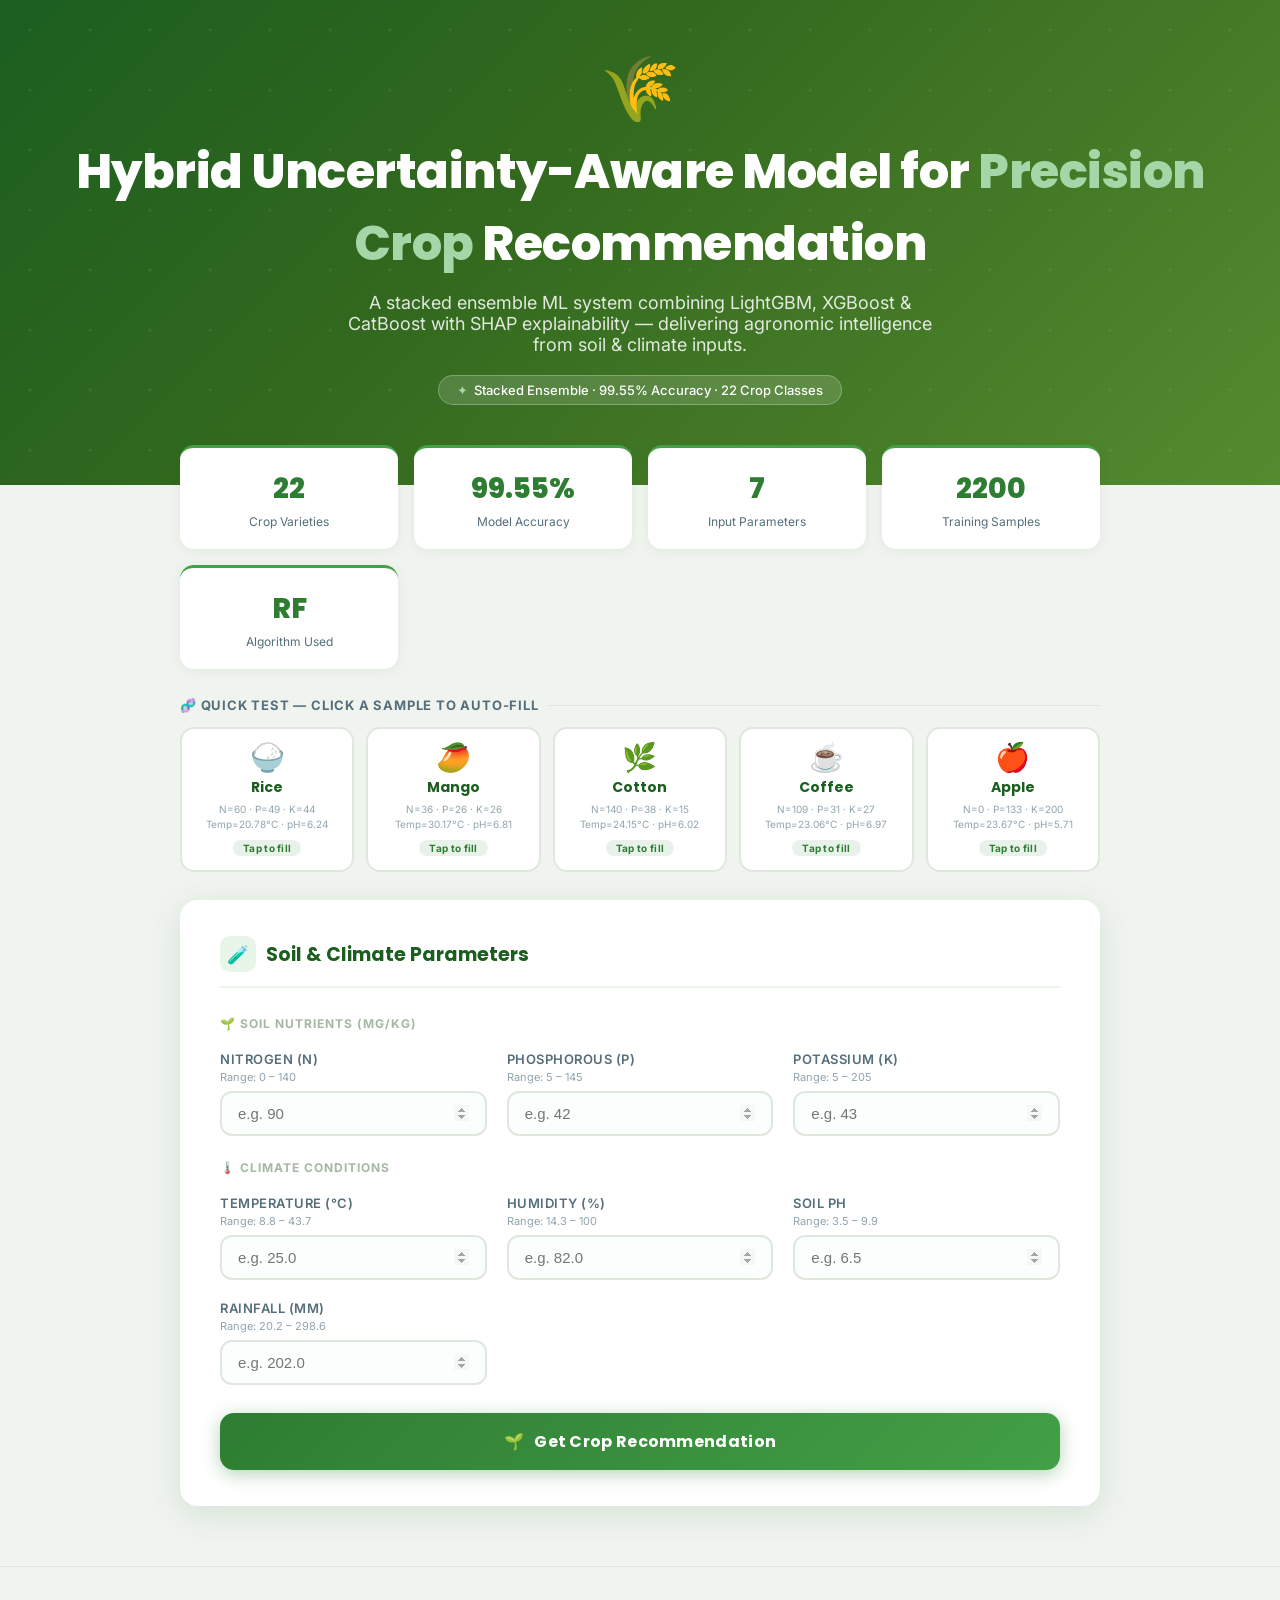
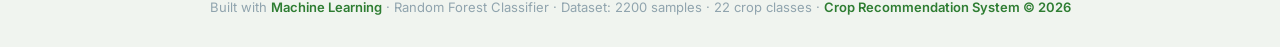
<file: app/templates/index.html>
<!DOCTYPE html>
<html lang="en">
<head>
  <meta charset="UTF-8" />
  <meta name="viewport" content="width=device-width, initial-scale=1.0" />
  <title>Hybrid Uncertainty-Aware Precision Crop Recommendation System</title>
  <link rel="preconnect" href="https://fonts.googleapis.com" />
  <link href="https://fonts.googleapis.com/css2?family=Inter:wght@300;400;500;600;700&family=Poppins:wght@600;700;800&display=swap" rel="stylesheet" />
  <style>
    /* ─── Reset & Base ─────────────────────────────────────────── */
    *, *::before, *::after { box-sizing: border-box; margin: 0; padding: 0; }

    :root {
      --green-dark:   #1b5e20;
      --green-mid:    #2e7d32;
      --green-light:  #43a047;
      --green-pale:   #e8f5e9;
      --green-accent: #00c853;
      --brown:        #5d4037;
      --amber:        #ff8f00;
      --text:         #1a1a2e;
      --text-muted:   #546e7a;
      --bg:           #f0f4ef;
      --card:         #ffffff;
      --shadow:       0 8px 32px rgba(27,94,32,.12);
      --radius:       18px;
    }

    html { scroll-behavior: smooth; }

    body {
      font-family: "Inter", sans-serif;
      background: var(--bg);
      color: var(--text);
      min-height: 100vh;
    }

    /* ─── Hero Header ───────────────────────────────────────────── */
    .hero {
      background: linear-gradient(135deg, var(--green-dark) 0%, #33691e 40%, #558b2f 100%);
      color: #fff;
      padding: 56px 24px 80px;
      text-align: center;
      position: relative;
      overflow: hidden;
    }
    .hero::before {
      content: "";
      position: absolute; inset: 0;
      background: url("data:image/svg+xml,%3Csvg xmlns='http://www.w3.org/2000/svg' width='60' height='60'%3E%3Ccircle cx='30' cy='30' r='1.5' fill='rgba(255,255,255,.08)'/%3E%3C/svg%3E") repeat;
    }
    .hero-emoji { font-size: 64px; line-height:1; margin-bottom: 16px; }
    .hero h1 {
      font-family: "Poppins", sans-serif;
      font-size: clamp(28px, 5vw, 48px);
      font-weight: 800;
      letter-spacing: -0.5px;
      position: relative;
    }
    .hero h1 span { color: #a5d6a7; }
    .hero p {
      margin-top: 12px;
      font-size: clamp(14px, 2vw, 18px);
      opacity: .85;
      max-width: 600px;
      margin-inline: auto;
      position: relative;
    }
    .badge {
      display: inline-flex; align-items: center; gap: 6px;
      margin-top: 20px;
      background: rgba(255,255,255,.15);
      backdrop-filter: blur(6px);
      border: 1px solid rgba(255,255,255,.25);
      border-radius: 50px;
      padding: 6px 18px;
      font-size: 13px; font-weight: 500;
      position: relative;
    }
    .badge::before { content: "✦"; color: #a5d6a7; }

    /* ─── Main Layout ───────────────────────────────────────────── */
    .container {
      max-width: 960px;
      margin: -40px auto 60px;
      padding: 0 20px;
    }

    /* ─── Cards ─────────────────────────────────────────────────── */
    .card {
      background: var(--card);
      border-radius: var(--radius);
      box-shadow: var(--shadow);
      padding: 36px 40px;
      margin-bottom: 28px;
    }

    .card-title {
      font-family: "Poppins", sans-serif;
      font-size: 19px; font-weight: 700;
      color: var(--green-dark);
      margin-bottom: 24px;
      display: flex; align-items: center; gap: 10px;
      padding-bottom: 14px;
      border-bottom: 2px solid var(--green-pale);
    }
    .card-title .icon {
      width: 36px; height: 36px;
      background: var(--green-pale);
      border-radius: 10px;
      display: grid; place-items: center;
      font-size: 18px;
    }

    /* ─── Form Grid ─────────────────────────────────────────────── */
    .form-grid {
      display: grid;
      grid-template-columns: repeat(auto-fill, minmax(240px, 1fr));
      gap: 20px;
    }

    .form-group { display: flex; flex-direction: column; gap: 7px; }
    .form-group label {
      font-size: 13px; font-weight: 600;
      color: var(--text-muted);
      text-transform: uppercase; letter-spacing: .5px;
    }
    .form-group .hint { font-size: 11px; color: #90a4ae; margin-top: -4px; }
    .form-group input {
      border: 2px solid #e0e7df;
      border-radius: 12px;
      padding: 12px 16px;
      font-size: 15px;
      color: var(--text);
      transition: border .25s, box-shadow .25s;
      outline: none;
      background: #fafffe;
    }
    .form-group input:focus {
      border-color: var(--green-light);
      box-shadow: 0 0 0 4px rgba(67,160,71,.12);
    }
    .form-group input::-webkit-inner-spin-button { opacity: .5; }

    /* ─── Nutrient Section divider ───────────────────────────────── */
    .section-label {
      grid-column: 1 / -1;
      font-size: 12px; font-weight: 700;
      text-transform: uppercase; letter-spacing: 1px;
      color: #a5b8a3;
      padding-top: 4px;
    }

    /* ─── Submit Button ─────────────────────────────────────────── */
    .btn-submit {
      margin-top: 28px;
      width: 100%;
      padding: 16px;
      background: linear-gradient(135deg, var(--green-mid), var(--green-light));
      color: #fff;
      border: none;
      border-radius: 14px;
      font-family: "Poppins", sans-serif;
      font-size: 16px; font-weight: 700;
      cursor: pointer;
      letter-spacing: .3px;
      transition: transform .15s, box-shadow .2s, opacity .2s;
      box-shadow: 0 4px 18px rgba(46,125,50,.35);
      display: flex; align-items: center; justify-content: center; gap: 10px;
    }
    .btn-submit:hover {
      transform: translateY(-2px);
      box-shadow: 0 8px 28px rgba(46,125,50,.45);
    }
    .btn-submit:active { transform: translateY(0); }
    .btn-submit:disabled { opacity: .65; cursor: not-allowed; transform: none; }

    /* Spinner inside button */
    .spinner {
      width: 18px; height: 18px;
      border: 3px solid rgba(255,255,255,.35);
      border-top-color: #fff;
      border-radius: 50%;
      animation: spin .7s linear infinite;
      display: none;
    }
    @keyframes spin { to { transform: rotate(360deg); } }

    /* ─── Result Card ───────────────────────────────────────────── */
    #result-section { display: none; }

    .result-header {
      display: flex; align-items: center; gap: 20px;
      padding: 28px;
      border-radius: 14px;
      margin-bottom: 24px;
      color: #fff;
      position: relative; overflow: hidden;
    }
    .result-header::before {
      content: "";
      position: absolute; inset: 0;
      background: rgba(0,0,0,.12);
    }
    .result-emoji-wrap {
      font-size: 64px; line-height:1;
      background: rgba(255,255,255,.18);
      border-radius: 16px;
      padding: 12px 16px;
      flex-shrink: 0;
      position: relative;
    }
    .result-text { position: relative; }
    .result-text .label {
      font-size: 12px; font-weight: 600;
      text-transform: uppercase; letter-spacing: 1.5px;
      opacity: .8; margin-bottom: 4px;
    }
    .result-text .crop-name {
      font-family: "Poppins", sans-serif;
      font-size: clamp(26px, 4vw, 38px);
      font-weight: 800;
      text-transform: capitalize;
      line-height: 1.1;
    }
    .result-desc {
      margin-top: 8px;
      font-size: 14px; opacity: .9;
      max-width: 480px; line-height: 1.6;
    }

    /* ─── Probability Bars ──────────────────────────────────────── */
    .prob-section h3 {
      font-size: 14px; font-weight: 700;
      color: var(--text-muted);
      text-transform: uppercase; letter-spacing: .8px;
      margin-bottom: 18px;
    }

    .prob-item { margin-bottom: 14px; }
    .prob-row {
      display: flex; align-items: center; justify-content: space-between;
      margin-bottom: 5px;
    }
    .prob-crop {
      font-size: 14px; font-weight: 600;
      text-transform: capitalize;
      color: var(--text);
    }
    .prob-val {
      font-size: 13px; font-weight: 700;
      color: var(--green-mid);
    }
    .prob-bar-bg {
      width: 100%; height: 10px;
      background: #e8f5e9;
      border-radius: 99px; overflow: hidden;
    }
    .prob-bar-fill {
      height: 100%;
      border-radius: 99px;
      background: linear-gradient(90deg, var(--green-mid), var(--green-accent));
      width: 0%;
      transition: width .9s cubic-bezier(.25,.46,.45,.94);
    }
    .prob-item.first .prob-bar-fill {
      background: linear-gradient(90deg, #1b5e20, #00c853);
    }

    /* ─── Error toast ───────────────────────────────────────────── */
    .error-msg {
      background: #ffebee; border: 1.5px solid #ef9a9a;
      border-radius: 12px; padding: 14px 18px;
      color: #c62828; font-size: 14px; font-weight: 500;
      display: none; margin-top: 16px;
    }

    /* ─── Info Cards Strip ──────────────────────────────────────── */
    .info-strip {
      display: grid;
      grid-template-columns: repeat(auto-fill, minmax(180px, 1fr));
      gap: 16px;
      margin-bottom: 28px;
    }
    .info-box {
      background: var(--card);
      border-radius: 14px;
      padding: 20px;
      text-align: center;
      box-shadow: 0 2px 12px rgba(27,94,32,.07);
      border-top: 3px solid var(--green-light);
    }
    .info-box .num {
      font-family: "Poppins", sans-serif;
      font-size: 28px; font-weight: 800;
      color: var(--green-mid);
    }
    .info-box .lbl { font-size: 12px; color: var(--text-muted); margin-top: 4px; }

    /* ─── Footer ────────────────────────────────────────────────── */
    footer {
      text-align: center;
      padding: 32px 20px;
      font-size: 13px;
      color: #90a4ae;
      border-top: 1px solid #e0e7df;
    }
    footer span { color: var(--green-mid); font-weight: 600; }

    /* ─── Sample Cards ──────────────────────────────────────────── */
    .samples-section { margin-bottom: 28px; }
    .samples-title {
      font-size: 13px; font-weight: 700;
      text-transform: uppercase; letter-spacing: .8px;
      color: var(--text-muted);
      margin-bottom: 14px;
      display: flex; align-items: center; gap: 8px;
    }
    .samples-title::after {
      content: ""; flex: 1; height: 1px; background: #e0e7df;
    }
    .samples-grid {
      display: grid;
      grid-template-columns: repeat(auto-fill, minmax(160px, 1fr));
      gap: 12px;
    }
    .sample-card {
      background: var(--card);
      border: 2px solid #e0e7df;
      border-radius: 14px;
      padding: 14px 16px;
      cursor: pointer;
      transition: border-color .2s, transform .15s, box-shadow .2s;
      text-align: center;
      user-select: none;
    }
    .sample-card:hover {
      border-color: var(--green-light);
      transform: translateY(-3px);
      box-shadow: 0 6px 20px rgba(46,125,50,.15);
    }
    .sample-card:active { transform: translateY(-1px); }
    .sample-card.active {
      border-color: var(--green-mid);
      background: var(--green-pale);
    }
    .sample-card .s-emoji { font-size: 28px; line-height: 1; margin-bottom: 6px; }
    .sample-card .s-name {
      font-family: "Poppins", sans-serif;
      font-size: 14px; font-weight: 700;
      color: var(--green-dark);
      text-transform: capitalize;
      margin-bottom: 4px;
    }
    .sample-card .s-hint {
      font-size: 10px; color: #90a4ae;
      line-height: 1.5;
    }
    .sample-card .s-tap {
      display: inline-block;
      margin-top: 8px;
      font-size: 10px; font-weight: 700;
      color: var(--green-mid);
      background: rgba(46,125,50,.1);
      border-radius: 50px;
      padding: 2px 10px;
      letter-spacing: .3px;
    }

    /* ─── Animate in ────────────────────────────────────────────── */
    @keyframes fadeUp {
      from { opacity: 0; transform: translateY(24px); }
      to   { opacity: 1; transform: translateY(0); }
    }
    .fade-up { animation: fadeUp .5s ease both; }

    /* ─── Responsive ────────────────────────────────────────────── */
    @media (max-width: 600px) {
      .card { padding: 24px 20px; }
      .result-header { flex-direction: column; text-align: center; }
      .result-desc { max-width: 100%; }
    }
  </style>
</head>
<body>

<!-- ─── Hero ──────────────────────────────────────────────────────────────── -->
<div class="hero">
  <div class="hero-emoji">🌾</div>
  <h1>Hybrid Uncertainty-Aware Model for <span>Precision Crop</span> Recommendation</h1>
  <p>A stacked ensemble ML system combining LightGBM, XGBoost &amp; CatBoost with SHAP explainability — delivering agronomic intelligence from soil &amp; climate inputs.</p>
  <div class="badge">Stacked Ensemble · 99.55% Accuracy · 22 Crop Classes</div>
</div>

<!-- ─── Main Content ──────────────────────────────────────────────────────── -->
<div class="container">

  <!-- Stats strip -->
  <div class="info-strip fade-up">
    <div class="info-box">
      <div class="num">22</div>
      <div class="lbl">Crop Varieties</div>
    </div>
    <div class="info-box">
      <div class="num">99.55%</div>
      <div class="lbl">Model Accuracy</div>
    </div>
    <div class="info-box">
      <div class="num">7</div>
      <div class="lbl">Input Parameters</div>
    </div>
    <div class="info-box">
      <div class="num">2200</div>
      <div class="lbl">Training Samples</div>
    </div>
    <div class="info-box">
      <div class="num">RF</div>
      <div class="lbl">Algorithm Used</div>
    </div>
  </div>

  <!-- Sample Cards -->
  <div class="samples-section fade-up" style="animation-delay:.08s">
    <div class="samples-title">🧬 Quick Test — Click a sample to auto-fill</div>
    <div class="samples-grid">

      <div class="sample-card" onclick="fillSample('rice')" id="scard-rice">
        <div class="s-emoji">🍚</div>
        <div class="s-name">Rice</div>
        <div class="s-hint">N=60 · P=49 · K=44<br/>Temp=20.78°C · pH=6.24</div>
        <span class="s-tap">Tap to fill</span>
      </div>

      <div class="sample-card" onclick="fillSample('mango')" id="scard-mango">
        <div class="s-emoji">🥭</div>
        <div class="s-name">Mango</div>
        <div class="s-hint">N=36 · P=26 · K=26<br/>Temp=30.17°C · pH=6.81</div>
        <span class="s-tap">Tap to fill</span>
      </div>

      <div class="sample-card" onclick="fillSample('cotton')" id="scard-cotton">
        <div class="s-emoji">🌿</div>
        <div class="s-name">Cotton</div>
        <div class="s-hint">N=140 · P=38 · K=15<br/>Temp=24.15°C · pH=6.02</div>
        <span class="s-tap">Tap to fill</span>
      </div>

      <div class="sample-card" onclick="fillSample('coffee')" id="scard-coffee">
        <div class="s-emoji">☕</div>
        <div class="s-name">Coffee</div>
        <div class="s-hint">N=109 · P=31 · K=27<br/>Temp=23.06°C · pH=6.97</div>
        <span class="s-tap">Tap to fill</span>
      </div>

      <div class="sample-card" onclick="fillSample('apple')" id="scard-apple">
        <div class="s-emoji">🍎</div>
        <div class="s-name">Apple</div>
        <div class="s-hint">N=0 · P=133 · K=200<br/>Temp=23.67°C · pH=5.71</div>
        <span class="s-tap">Tap to fill</span>
      </div>

    </div>
  </div>

  <!-- Input form -->
  <div class="card fade-up" style="animation-delay:.1s">
    <div class="card-title">
      <div class="icon">🧪</div>
      Soil &amp; Climate Parameters
    </div>

    <form id="cropForm" onsubmit="return false;">
      <div class="form-grid">

        <div class="section-label">🌱 Soil Nutrients (mg/kg)</div>

        <div class="form-group">
          <label>Nitrogen (N)</label>
          <span class="hint">Range: 0 – 140</span>
          <input type="number" id="N" placeholder="e.g. 90" min="0" max="140" step="0.1" required />
        </div>
        <div class="form-group">
          <label>Phosphorous (P)</label>
          <span class="hint">Range: 5 – 145</span>
          <input type="number" id="P" placeholder="e.g. 42" min="5" max="145" step="0.1" required />
        </div>
        <div class="form-group">
          <label>Potassium (K)</label>
          <span class="hint">Range: 5 – 205</span>
          <input type="number" id="K" placeholder="e.g. 43" min="5" max="205" step="0.1" required />
        </div>

        <div class="section-label">🌡️ Climate Conditions</div>

        <div class="form-group">
          <label>Temperature (°C)</label>
          <span class="hint">Range: 8.8 – 43.7</span>
          <input type="number" id="temperature" placeholder="e.g. 25.0" min="8.8" max="43.7" step="0.01" required />
        </div>
        <div class="form-group">
          <label>Humidity (%)</label>
          <span class="hint">Range: 14.3 – 100</span>
          <input type="number" id="humidity" placeholder="e.g. 82.0" min="14.3" max="100" step="0.01" required />
        </div>
        <div class="form-group">
          <label>Soil pH</label>
          <span class="hint">Range: 3.5 – 9.9</span>
          <input type="number" id="ph" placeholder="e.g. 6.5" min="3.5" max="9.9" step="0.01" required />
        </div>
        <div class="form-group">
          <label>Rainfall (mm)</label>
          <span class="hint">Range: 20.2 – 298.6</span>
          <input type="number" id="rainfall" placeholder="e.g. 202.0" min="20.2" max="298.6" step="0.1" required />
        </div>
      </div>

      <button class="btn-submit" type="button" id="submitBtn" onclick="predictCrop()">
        <span id="btnIcon">🌱</span>
        <span id="btnText">Get Crop Recommendation</span>
        <div class="spinner" id="spinner"></div>
      </button>

      <div class="error-msg" id="errorMsg"></div>
    </form>
  </div>

  <!-- Result card -->
  <div class="card fade-up" id="result-section" style="animation-delay:.2s">
    <div class="card-title">
      <div class="icon">✅</div>
      Recommendation Result
    </div>

    <!-- Crop header banner -->
    <div class="result-header" id="resultHeader">
      <div class="result-emoji-wrap" id="resultEmoji"></div>
      <div class="result-text">
        <div class="label">Recommended Crop</div>
        <div class="crop-name" id="resultCrop"></div>
        <div class="result-desc" id="resultDesc"></div>
      </div>
    </div>

    <!-- Top-5 probability bars -->
    <div class="prob-section">
      <h3>Top 5 Predicted Crops</h3>
      <div id="probBars"></div>
    </div>
  </div>

</div><!-- /container -->

<!-- ─── Footer ──────────────────────────────────────────────────────────────── -->
<footer>
  Built with <span>Machine Learning</span> · Random Forest Classifier ·
  Dataset: 2200 samples · 22 crop classes ·
  <span>Crop Recommendation System © 2026</span>
</footer>

<!-- ─── JavaScript ───────────────────────────────────────────────────────────── -->
<script>
  // ─── Sample data (real test-set rows) ────────────────────────────────────
  const SAMPLES = {
    rice:   { N: 60,   P: 49,  K: 44,  temperature: 20.78, humidity: 84.50, ph: 6.24, rainfall: 240.08 },
    mango:  { N: 36,   P: 26,  K: 26,  temperature: 30.17, humidity: 51.08, ph: 6.81, rainfall: 95.23  },
    cotton: { N: 140,  P: 38,  K: 15,  temperature: 24.15, humidity: 75.88, ph: 6.02, rainfall: 69.92  },
    coffee: { N: 109,  P: 31,  K: 27,  temperature: 23.06, humidity: 50.41, ph: 6.97, rainfall: 164.50 },
    apple:  { N: 0,    P: 133, K: 200, temperature: 23.67, humidity: 90.49, ph: 5.71, rainfall: 104.23 },
  };

  function fillSample(crop) {
    const s = SAMPLES[crop];
    if (!s) return;

    // Fill all inputs
    document.getElementById("N").value           = s.N;
    document.getElementById("P").value           = s.P;
    document.getElementById("K").value           = s.K;
    document.getElementById("temperature").value = s.temperature;
    document.getElementById("humidity").value    = s.humidity;
    document.getElementById("ph").value          = s.ph;
    document.getElementById("rainfall").value    = s.rainfall;

    // Highlight active card
    document.querySelectorAll(".sample-card").forEach(c => c.classList.remove("active"));
    document.getElementById("scard-" + crop).classList.add("active");

    // Clear previous result & error
    document.getElementById("errorMsg").style.display = "none";
    document.getElementById("result-section").style.display = "none";

    // Scroll to form smoothly
    document.getElementById("cropForm").scrollIntoView({ behavior: "smooth", block: "center" });
  }

  async function predictCrop() {
    const btn     = document.getElementById("submitBtn");
    const spinner = document.getElementById("spinner");
    const btnIcon = document.getElementById("btnIcon");
    const btnText = document.getElementById("btnText");
    const errMsg  = document.getElementById("errorMsg");

    // Hide previous error/result
    errMsg.style.display = "none";

    // Collect & validate inputs
    const fields = ["N","P","K","temperature","humidity","ph","rainfall"];
    const data   = {};
    for (const f of fields) {
      const el  = document.getElementById(f);
      const val = parseFloat(el.value);
      if (isNaN(val)) {
        showError(`Please enter a valid number for "${el.previousElementSibling.textContent}".`);
        el.focus(); return;
      }
      data[f] = val;
    }

    // Loading state
    btn.disabled        = true;
    spinner.style.display = "block";
    btnIcon.style.display = "none";
    btnText.textContent   = "Analyzing…";

    try {
      const resp = await fetch("/predict", {
        method:  "POST",
        headers: { "Content-Type": "application/json" },
        body:    JSON.stringify(data),
      });
      const result = await resp.json();

      if (!result.success) {
        showError(result.error || "Prediction failed. Please check your inputs.");
        return;
      }

      renderResult(result);
    } catch (err) {
      showError("Network error: could not reach the server.");
    } finally {
      btn.disabled          = false;
      spinner.style.display = "none";
      btnIcon.style.display = "inline";
      btnText.textContent   = "Get Crop Recommendation";
    }
  }

  function renderResult(r) {
    // Show section
    const section = document.getElementById("result-section");
    section.style.display = "block";

    // Header banner
    const header = document.getElementById("resultHeader");
    header.style.background = `linear-gradient(135deg, ${r.color}dd, ${r.color}99)`;

    document.getElementById("resultEmoji").textContent = r.emoji;
    document.getElementById("resultCrop").textContent  = r.crop;
    document.getElementById("resultDesc").textContent  = r.desc;

    // Probability bars
    const container = document.getElementById("probBars");
    container.innerHTML = "";

    r.top5.forEach((item, idx) => {
      const isFirst = idx === 0;
      const div = document.createElement("div");
      div.className = `prob-item${isFirst ? " first" : ""}`;
      div.innerHTML = `
        <div class="prob-row">
          <span class="prob-crop">${isFirst ? "★ " : ""}${item.crop}</span>
          <span class="prob-val">${item.prob.toFixed(1)}%</span>
        </div>
        <div class="prob-bar-bg">
          <div class="prob-bar-fill" data-width="${item.prob}"></div>
        </div>`;
      container.appendChild(div);
    });

    // Animate bars after render
    requestAnimationFrame(() => {
      document.querySelectorAll(".prob-bar-fill").forEach(bar => {
        bar.style.width = bar.dataset.width + "%";
      });
    });

    // Smooth scroll
    section.scrollIntoView({ behavior: "smooth", block: "start" });
  }

  function showError(msg) {
    const el = document.getElementById("errorMsg");
    el.textContent    = "⚠ " + msg;
    el.style.display  = "block";
  }

  // ─── Quick-fill demo values (rice conditions) ─────────────────────────────
  document.addEventListener("DOMContentLoaded", () => {
    // Optionally pre-fill example values
    // document.getElementById("N").value = 90;
  });
</script>
</body>
</html>
</file>
